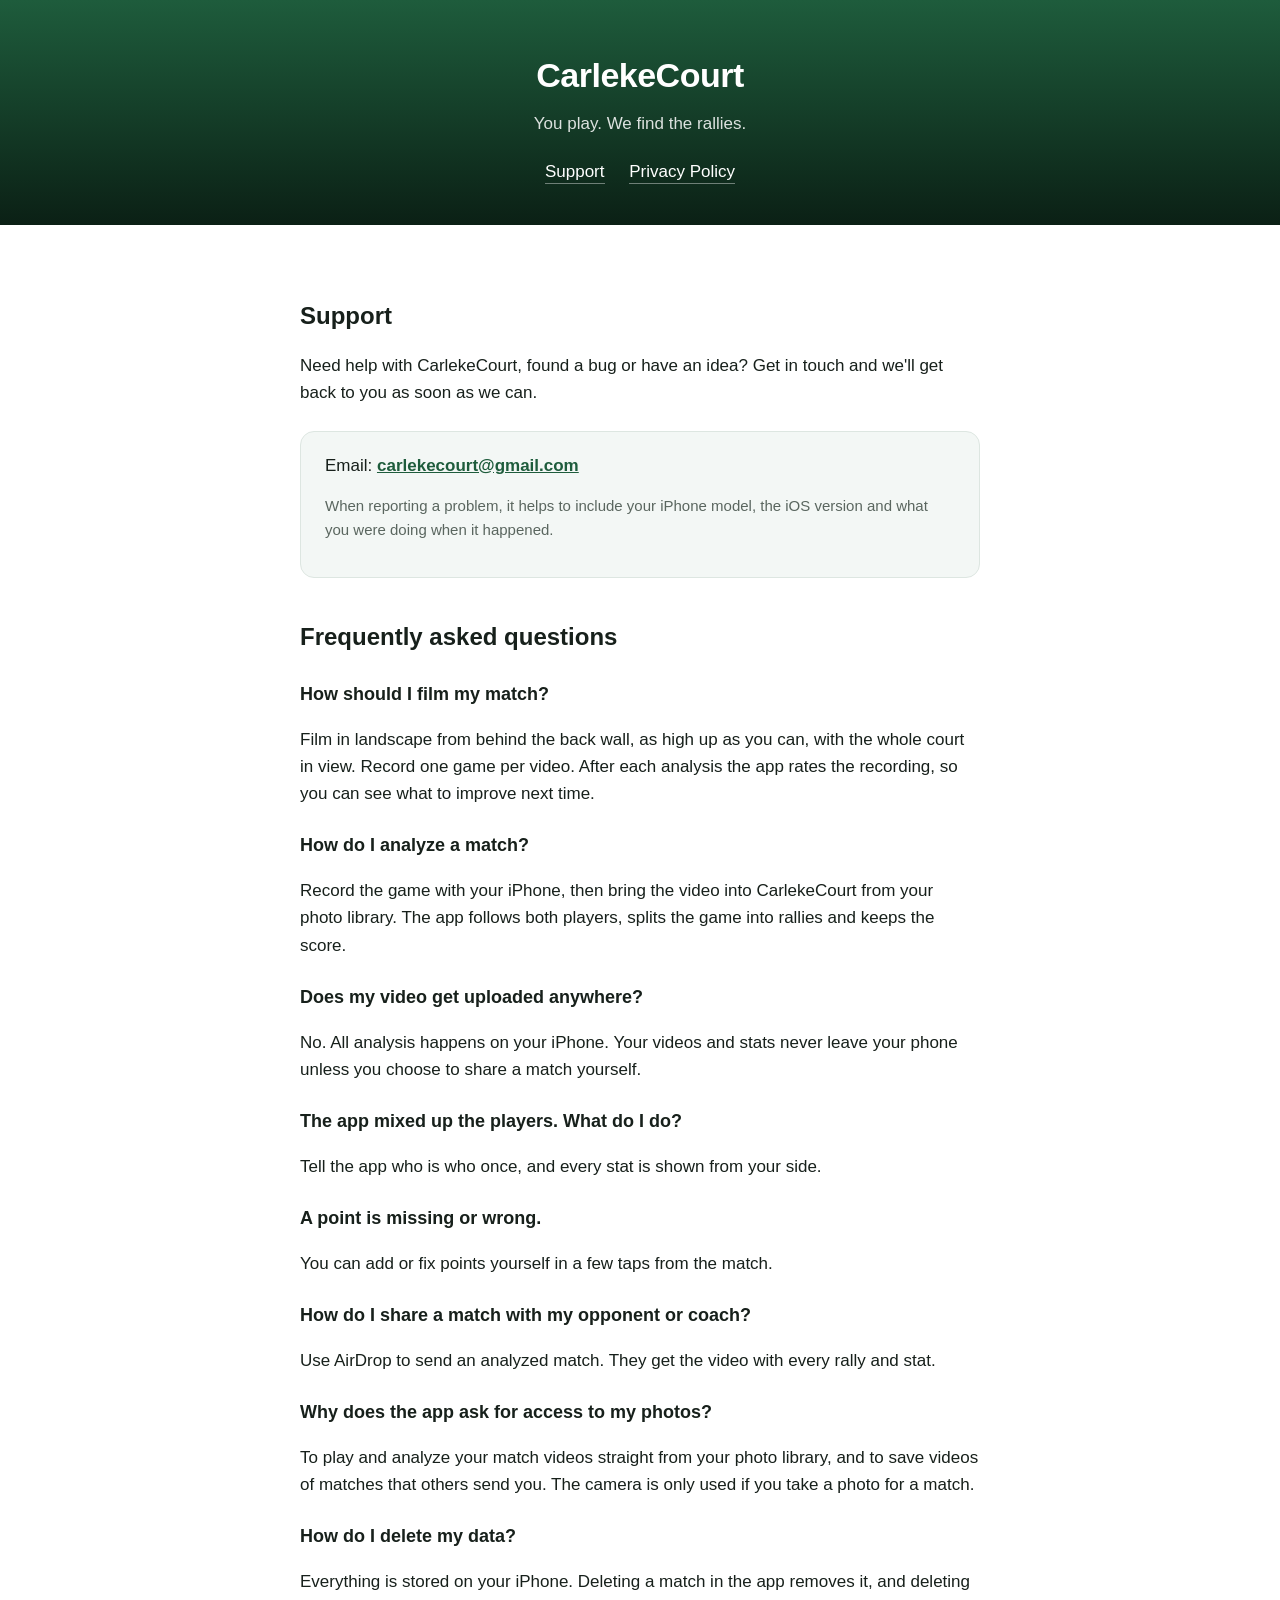
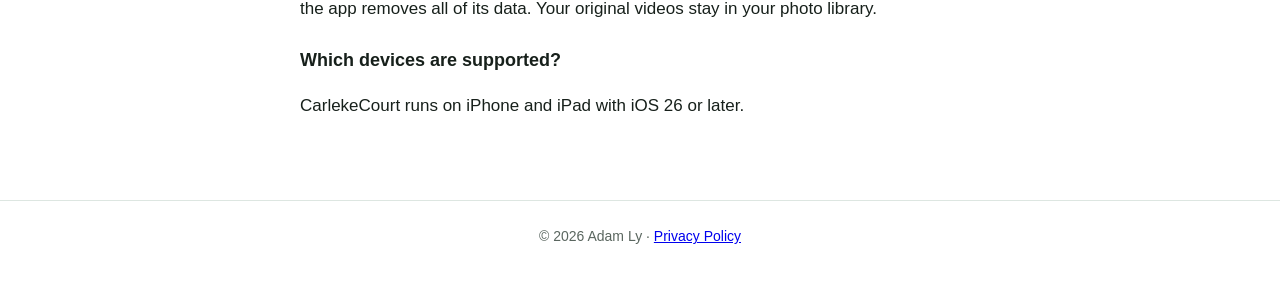
<file: index.html>
<!doctype html>
<html lang="en">
<head>
  <meta charset="utf-8">
  <meta name="viewport" content="width=device-width, initial-scale=1">
  <title>CarlekeCourt Support</title>
  <meta name="description" content="Help and contact for CarlekeCourt, the squash match analysis app for iPhone.">
  <link rel="stylesheet" href="style.css">
</head>
<body>
  <header>
    <h1>CarlekeCourt</h1>
    <p>You play. We find the rallies.</p>
    <nav>
      <a href="./">Support</a>
      <a href="privacy.html">Privacy Policy</a>
    </nav>
  </header>

  <main>
    <h2>Support</h2>
    <p>Need help with CarlekeCourt, found a bug or have an idea? Get in touch and we'll get back to you as soon as we can.</p>

    <div class="contact">
      Email: <a href="mailto:carlekecourt@gmail.com">carlekecourt@gmail.com</a>
      <p class="muted">When reporting a problem, it helps to include your iPhone model, the iOS version and what you were doing when it happened.</p>
    </div>

    <h2>Frequently asked questions</h2>

    <h3>How should I film my match?</h3>
    <p>Film in landscape from behind the back wall, as high up as you can, with the whole court in view. Record one game per video. After each analysis the app rates the recording, so you can see what to improve next time.</p>

    <h3>How do I analyze a match?</h3>
    <p>Record the game with your iPhone, then bring the video into CarlekeCourt from your photo library. The app follows both players, splits the game into rallies and keeps the score.</p>

    <h3>Does my video get uploaded anywhere?</h3>
    <p>No. All analysis happens on your iPhone. Your videos and stats never leave your phone unless you choose to share a match yourself.</p>

    <h3>The app mixed up the players. What do I do?</h3>
    <p>Tell the app who is who once, and every stat is shown from your side.</p>

    <h3>A point is missing or wrong.</h3>
    <p>You can add or fix points yourself in a few taps from the match.</p>

    <h3>How do I share a match with my opponent or coach?</h3>
    <p>Use AirDrop to send an analyzed match. They get the video with every rally and stat.</p>

    <h3>Why does the app ask for access to my photos?</h3>
    <p>To play and analyze your match videos straight from your photo library, and to save videos of matches that others send you. The camera is only used if you take a photo for a match.</p>

    <h3>How do I delete my data?</h3>
    <p>Everything is stored on your iPhone. Deleting a match in the app removes it, and deleting the app removes all of its data. Your original videos stay in your photo library.</p>

    <h3>Which devices are supported?</h3>
    <p>CarlekeCourt runs on iPhone and iPad with iOS 26 or later.</p>
  </main>

  <footer>
    &copy; 2026 Adam Ly &middot; <a href="privacy.html">Privacy Policy</a>
  </footer>
</body>
</html>
</file>
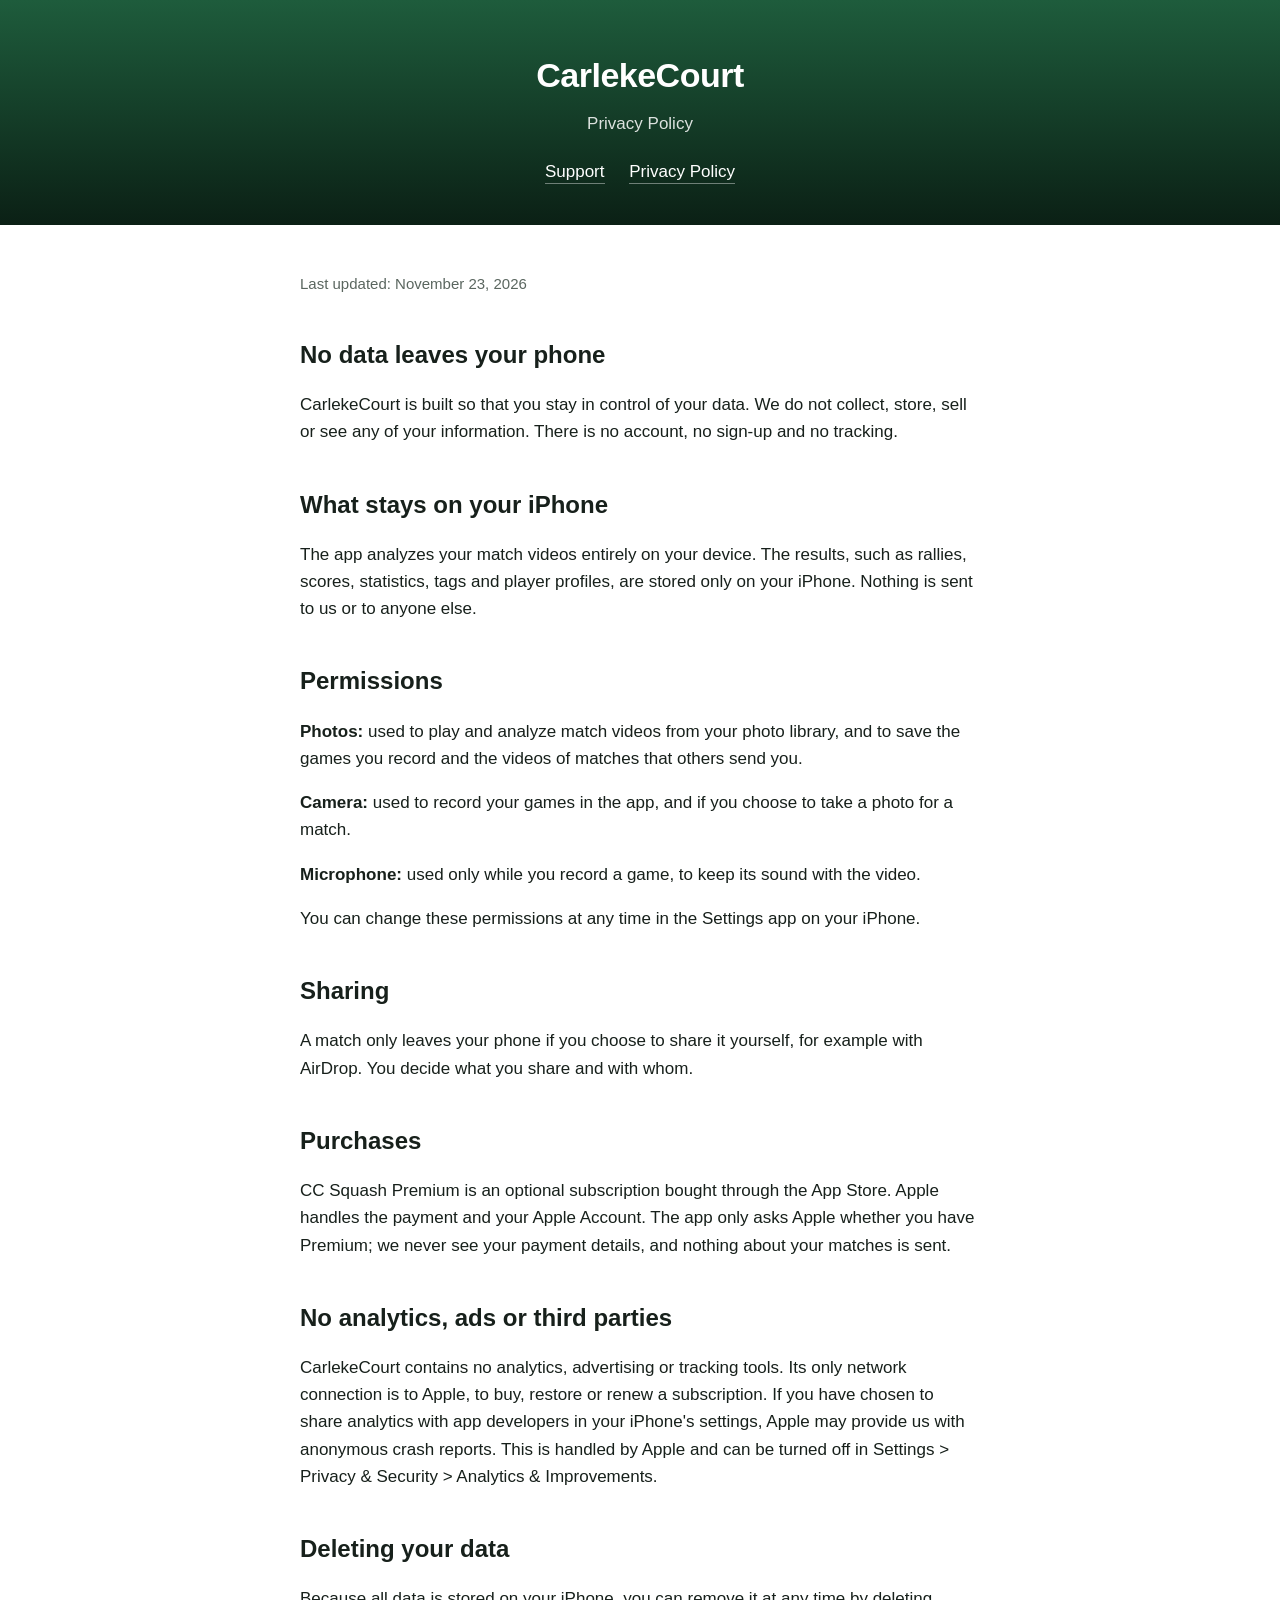
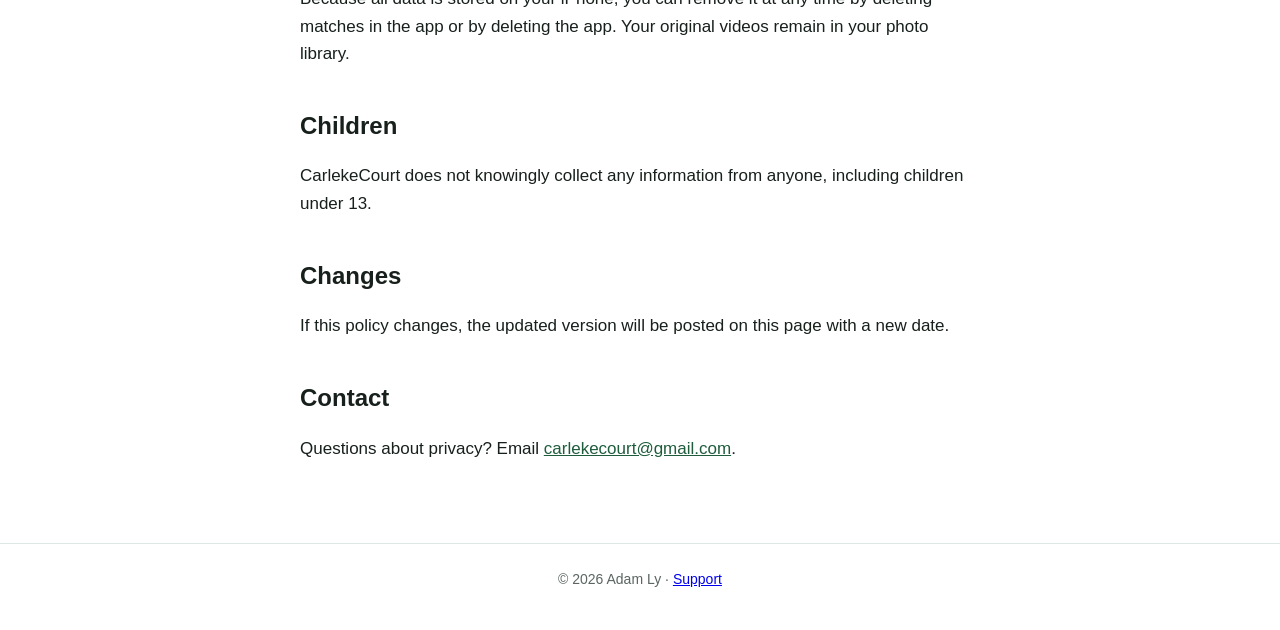
<file: privacy.html>
<!doctype html>
<html lang="en">
<head>
  <meta charset="utf-8">
  <meta name="viewport" content="width=device-width, initial-scale=1">
  <title>CarlekeCourt Privacy Policy</title>
  <meta name="description" content="CarlekeCourt does not collect any data. No data leaves your phone.">
  <link rel="stylesheet" href="style.css">
</head>
<body>
  <header>
    <h1>CarlekeCourt</h1>
    <p>Privacy Policy</p>
    <nav>
      <a href="./">Support</a>
      <a href="privacy.html">Privacy Policy</a>
    </nav>
  </header>

  <main>
    <p class="muted">Last updated: November 23, 2026</p>

    <h2>No data leaves your phone</h2>
    <p>CarlekeCourt is built so that you stay in control of your data. We do not collect, store, sell or see any of your information. There is no account, no sign-up and no tracking.</p>

    <h2>What stays on your iPhone</h2>
    <p>The app analyzes your match videos entirely on your device. The results, such as rallies, scores, statistics, tags and player profiles, are stored only on your iPhone. Nothing is sent to us or to anyone else.</p>

    <h2>Permissions</h2>
    <p><strong>Photos:</strong> used to play and analyze match videos from your photo library, and to save the games you record and the videos of matches that others send you.</p>
    <p><strong>Camera:</strong> used to record your games in the app, and if you choose to take a photo for a match.</p>
    <p><strong>Microphone:</strong> used only while you record a game, to keep its sound with the video.</p>
    <p>You can change these permissions at any time in the Settings app on your iPhone.</p>

    <h2>Sharing</h2>
    <p>A match only leaves your phone if you choose to share it yourself, for example with AirDrop. You decide what you share and with whom.</p>

    <h2>Purchases</h2>
    <p>CC Squash Premium is an optional subscription bought through the App Store. Apple handles the payment and your Apple Account. The app only asks Apple whether you have Premium; we never see your payment details, and nothing about your matches is sent.</p>

    <h2>No analytics, ads or third parties</h2>
    <p>CarlekeCourt contains no analytics, advertising or tracking tools. Its only network connection is to Apple, to buy, restore or renew a subscription. If you have chosen to share analytics with app developers in your iPhone's settings, Apple may provide us with anonymous crash reports. This is handled by Apple and can be turned off in Settings &gt; Privacy &amp; Security &gt; Analytics &amp; Improvements.</p>

    <h2>Deleting your data</h2>
    <p>Because all data is stored on your iPhone, you can remove it at any time by deleting matches in the app or by deleting the app. Your original videos remain in your photo library.</p>

    <h2>Children</h2>
    <p>CarlekeCourt does not knowingly collect any information from anyone, including children under 13.</p>

    <h2>Changes</h2>
    <p>If this policy changes, the updated version will be posted on this page with a new date.</p>

    <h2>Contact</h2>
    <p>Questions about privacy? Email <a href="mailto:carlekecourt@gmail.com">carlekecourt@gmail.com</a>.</p>
  </main>

  <footer>
    &copy; 2026 Adam Ly &middot; <a href="./">Support</a>
  </footer>
</body>
</html>
</file>
<file: style.css>
:root {
  --green: #1e5c3c;
  --green-dark: #0b2015;
  --text: #17201b;
  --muted: #5a665f;
  --bg: #ffffff;
  --card: #f3f7f5;
  --line: #dde6e1;
}

@media (prefers-color-scheme: dark) {
  :root {
    --text: #eef3f0;
    --muted: #a7b3ac;
    --bg: #0f1311;
    --card: #18201c;
    --line: #26302b;
  }
}

* { box-sizing: border-box; }

body {
  margin: 0;
  font: 17px/1.6 -apple-system, BlinkMacSystemFont, "SF Pro Text", "Helvetica Neue", Arial, sans-serif;
  color: var(--text);
  background: var(--bg);
}

header {
  background: linear-gradient(180deg, var(--green), var(--green-dark));
  color: #fff;
  padding: 48px 20px 40px;
  text-align: center;
}

header h1 { margin: 0; font-size: 34px; letter-spacing: -0.5px; }
header p { margin: 8px 0 0; color: #fff; opacity: 0.85; }

nav { margin-top: 20px; }
nav a {
  color: #fff;
  text-decoration: none;
  margin: 0 10px;
  padding-bottom: 2px;
  border-bottom: 1px solid rgba(255, 255, 255, 0.4);
}

main { max-width: 720px; margin: 0 auto; padding: 32px 20px 64px; }

h2 { font-size: 24px; margin: 40px 0 12px; }
h3 { font-size: 18px; margin: 24px 0 4px; }
p, li { color: var(--text); }
.muted { color: var(--muted); font-size: 15px; }

.contact {
  background: var(--card);
  border: 1px solid var(--line);
  border-radius: 14px;
  padding: 20px 24px;
  margin: 24px 0;
}
.contact a { color: var(--green); font-weight: 600; }
@media (prefers-color-scheme: dark) { .contact a, main a { color: #6fcf97; } }

main a { color: var(--green); }

footer {
  text-align: center;
  color: var(--muted);
  font-size: 14px;
  padding: 24px 20px 40px;
  border-top: 1px solid var(--line);
}
</file>
